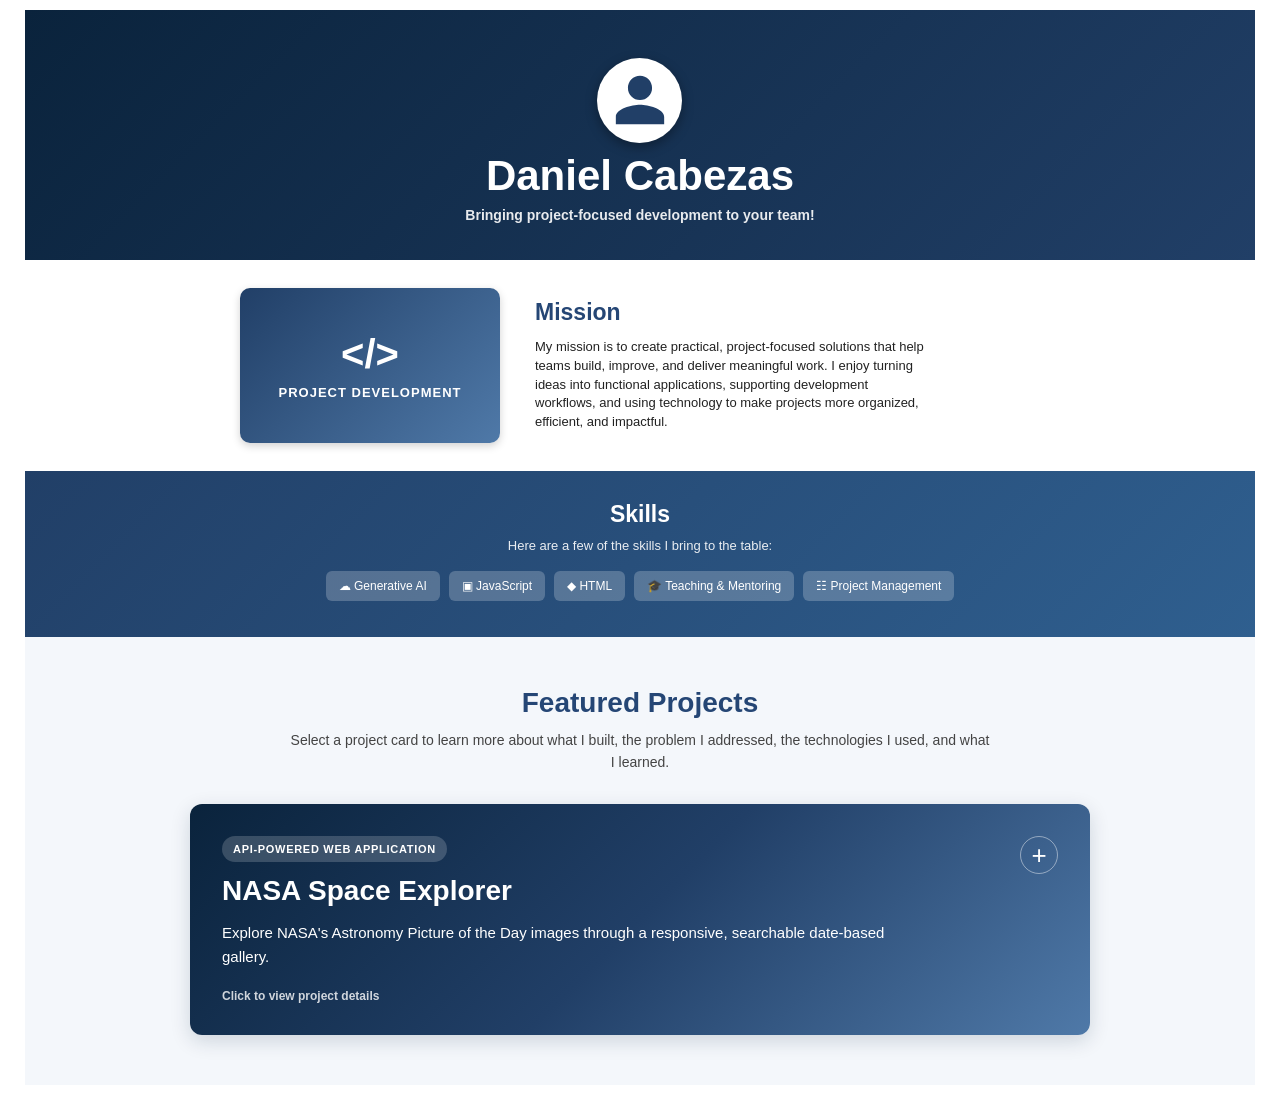
<file: index.html>
<!DOCTYPE html>
<html lang="en">

<head>
  <meta charset="UTF-8" />
  <meta name="viewport" content="width=device-width, initial-scale=1.0" />

  <meta
    name="description"
    content="Daniel Cabezas portfolio showcasing project-focused development, technical skills, and software projects."
  />

  <title>Daniel Cabezas Portfolio</title>

  <link rel="stylesheet" href="CSS/styles.css" />
</head>

<body>
  <main class="page">

    <!-- =====================================================
         Hero Section
    ====================================================== -->

    <section class="hero">
      <div class="hero-content">
        <div class="profile-img" aria-label="Profile silhouette">
          <svg viewBox="0 0 24 24" aria-hidden="true">
            <path
              d="M12 12c2.76 0 5-2.24 5-5s-2.24-5-5-5-5 2.24-5 5
              2.24 5 5 5zm0 2c-3.33 0-10 1.67-10 5v3h20v-3
              c0-3.33-6.67-5-10-5z"
            />
          </svg>
        </div>

        <h1>Daniel Cabezas</h1>

        <p>Bringing project-focused development to your team!</p>
      </div>
    </section>


    <!-- =====================================================
         Mission Section
    ====================================================== -->

    <section class="mission">
      <div class="mission-graphic">
        <div class="mission-graphic-content">
          <div class="mission-graphic-icon">&lt;/&gt;</div>

          <div class="mission-graphic-text">
            PROJECT DEVELOPMENT
          </div>
        </div>
      </div>

      <div class="mission-text">
        <h2>Mission</h2>

        <p>
          My mission is to create practical, project-focused solutions that
          help teams build, improve, and deliver meaningful work. I enjoy
          turning ideas into functional applications, supporting development
          workflows, and using technology to make projects more organized,
          efficient, and impactful.
        </p>
      </div>
    </section>


    <!-- =====================================================
         Skills Section
    ====================================================== -->

    <section class="skills">
      <h2>Skills</h2>

      <p>Here are a few of the skills I bring to the table:</p>

      <div class="skill-list" id="skillList"></div>
    </section>


    <!-- =====================================================
         Featured Projects Section
    ====================================================== -->

    <section class="projects">
      <h2>Featured Projects</h2>

      <p class="projects-intro">
        Select a project card to learn more about what I built, the problem I
        addressed, the technologies I used, and what I learned.
      </p>

      <div class="project-list-container">

        <!-- NASA Space Explorer Project Card -->
        <article
          class="portfolio-project-card"
          id="nasaProjectCard"
          tabindex="0"
          role="button"
          aria-expanded="false"
          aria-controls="nasaProjectDetails"
        >
          <!-- Information visible before expanding -->
          <div class="project-summary">
            <div class="project-heading">
              <div>
                <span class="project-type">
                  API-POWERED WEB APPLICATION
                </span>

                <h3>NASA Space Explorer</h3>
              </div>

              <span class="expand-icon" aria-hidden="true">+</span>
            </div>

            <p class="project-hook">
              Explore NASA's Astronomy Picture of the Day images through a
              responsive, searchable date-based gallery.
            </p>

            <p class="expand-instruction">
              Click to view project details
            </p>
          </div>


          <!-- Information revealed after expanding -->
          <div
            class="project-details"
            id="nasaProjectDetails"
            aria-hidden="true"
          >
            <div class="project-detail-section">
              <h4>Project Name</h4>

              <p>NASA Space Explorer</p>
            </div>

            <div class="project-detail-section">
              <h4>One-Line Hook</h4>

              <p>
                Explore NASA's Astronomy Picture of the Day images through a
                responsive, searchable date-based gallery.
              </p>
            </div>

            <div class="project-detail-section">
              <h4>The Problem</h4>

              <p>
                NASA provides years of astronomy images and educational
                information, but users need a simple way to explore content
                from specific dates. This project gives students, space
                enthusiasts, and curious users an accessible way to search
                NASA's Astronomy Picture of the Day collection.
              </p>
            </div>

            <div class="project-detail-section">
              <h4>What I Built</h4>

              <p>
                I built a responsive web application that connects to NASA's
                Astronomy Picture of the Day API. Users can select a date
                range, retrieve NASA images and information, and explore the
                results through a dynamically generated gallery.
              </p>
            </div>

            <div class="project-detail-section">
              <h4>Tech Stack</h4>

              <div class="project-technologies">
                <span>HTML5</span>
                <span>CSS3</span>
                <span>JavaScript</span>
                <span>NASA APOD API</span>
                <span>Fetch API</span>
                <span>JSON</span>
              </div>
            </div>

            <div class="project-detail-section">
              <h4>Key Features</h4>

              <ol class="feature-list">
                <li>
                  Retrieves NASA images, titles, dates, and descriptions from
                  a selected date range.
                </li>

                <li>
                  Prevents future-date searches and automatically corrects
                  invalid date selections.
                </li>

                <li>
                  Displays results in a responsive gallery with loading and
                  error feedback.
                </li>
              </ol>
            </div>

            <div class="project-detail-section">
              <h4>What I Learned</h4>

              <p>
                <strong>Technical skill:</strong> I improved my ability to
                retrieve API data asynchronously, process JSON responses, and
                dynamically update a webpage.
              </p>

              <p>
                <strong>Non-technical skill:</strong> I learned to anticipate
                common user mistakes and design clearer feedback that makes an
                application easier to understand.
              </p>
            </div>

            <div class="project-detail-section">
              <h4>Live Link / Repo</h4>

              <div class="project-actions">
                <a
                  class="project-button"
                  href="https://dannyheads.github.io/07-nasa-space-explorer/"
                  target="_blank"
                  rel="noopener noreferrer"
                >
                  View Live Project
                </a>

                <a
                  class="project-button secondary"
                  href="https://github.com/DannyHeads/07-nasa-space-explorer"
                  target="_blank"
                  rel="noopener noreferrer"
                >
                  View Repository
                </a>
              </div>
            </div>
          </div>
        </article>

      </div>
    </section>

  </main>

  <script src="JS/script.js"></script>
</body>

</html>
</file>
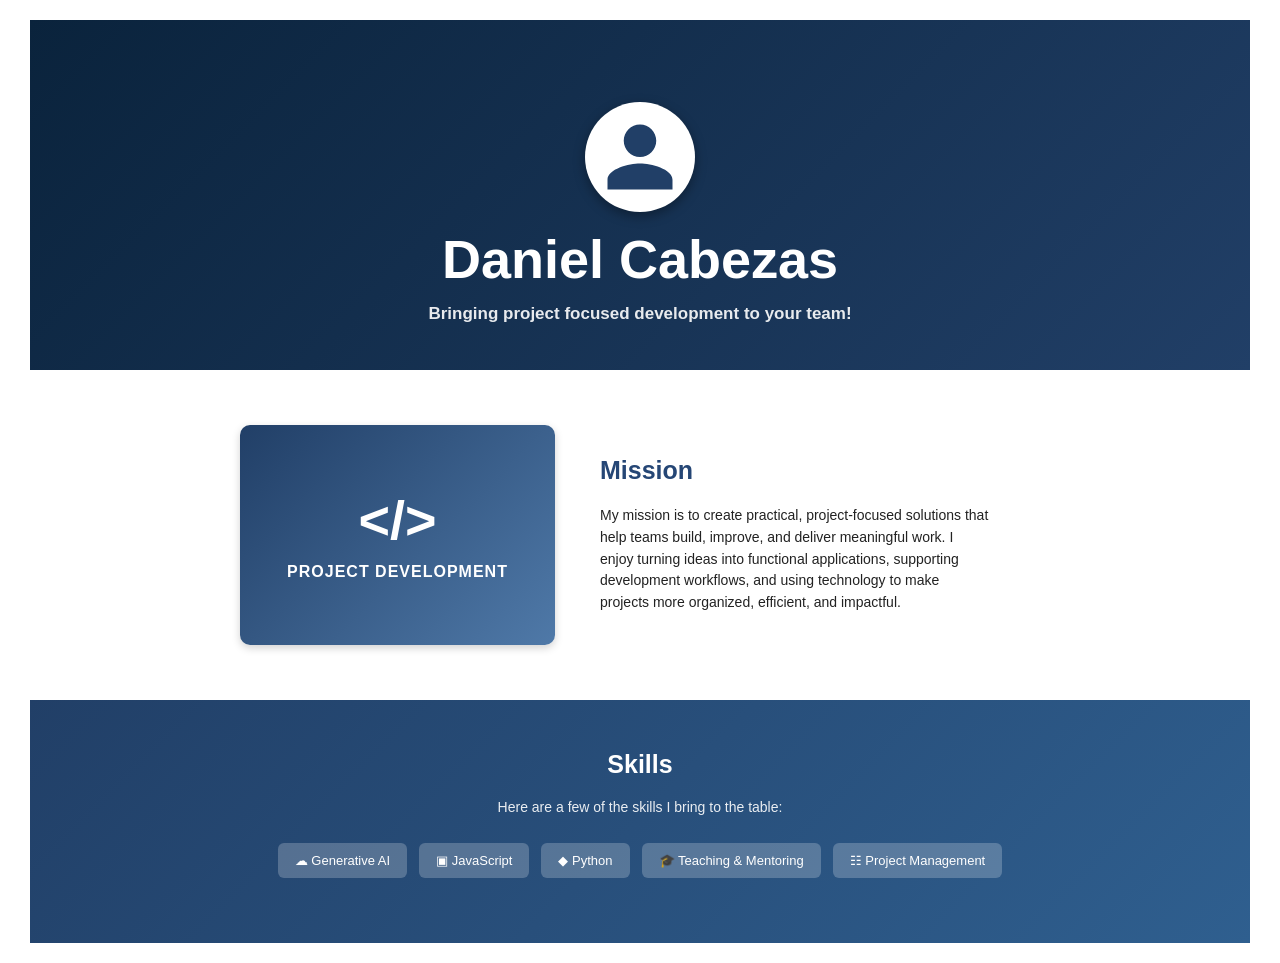
<file: Portfolio.html>
<!DOCTYPE html>
<html lang="en">

<head>
  <meta charset="UTF-8" />
  <meta name="viewport" content="width=device-width, initial-scale=1.0" />
  <title>Daniel Cabezas Profile</title>

  <style>
    * {
      box-sizing: border-box;
      margin: 0;
      padding: 0;
    }

    body {
      font-family: Arial, Helvetica, sans-serif;
      background: white;
      color: #222;
    }

    .page {
      max-width: 1400px;
      margin: 20px auto;
      padding: 0 30px;
    }

    .hero {
      height: 350px;
      background: linear-gradient(135deg, #0a233c, #213f67, #4f79a8);
      background-size: 200% 200%;
      display: flex;
      align-items: center;
      justify-content: center;
      text-align: center;
      color: white;
    }

    .hero-content {
      margin-top: 35px;
    }

    .profile-img {
      width: 110px;
      height: 110px;
      border-radius: 50%;
      border: 4px solid rgba(255, 255, 255, 0.35);
      background: white;
      margin: 0 auto 20px;
      box-shadow: 0 4px 12px rgba(0, 0, 0, 0.35);
      display: flex;
      align-items: center;
      justify-content: center;
      overflow: hidden;
    }

    .profile-img svg {
      width: 78px;
      height: 78px;
      fill: #213f67;
    }

    .hero h1 {
      font-size: 54px;
      line-height: 1;
      margin-bottom: 18px;
      font-weight: 700;
    }

    .hero p {
      font-size: 17px;
      font-weight: bold;
      opacity: 0.9;
    }

    .mission {
      max-width: 800px;
      margin: 55px auto;
      display: flex;
      align-items: center;
      gap: 45px;
    }

    .mission-graphic {
      width: 315px;
      height: 220px;
      border-radius: 10px;
      background: linear-gradient(135deg, #213f67, #4f79a8);
      box-shadow: 0 3px 8px rgba(0, 0, 0, 0.18);
      display: flex;
      align-items: center;
      justify-content: center;
      color: white;
      flex-shrink: 0;
    }

    .mission-graphic-content {
      text-align: center;
    }

    .mission-graphic-icon {
      font-size: 54px;
      font-weight: bold;
      margin-bottom: 12px;
    }

    .mission-graphic-text {
      font-size: 16px;
      font-weight: bold;
      letter-spacing: 1px;
    }

    .mission-text {
      flex: 1;
    }

    .mission-text h2 {
      color: #254675;
      font-size: 25px;
      margin-bottom: 20px;
    }

    .mission-text p {
      font-size: 14px;
      line-height: 1.55;
      max-width: 390px;
    }

    .skills {
      background: linear-gradient(135deg, #213f67, #2f5f8f);
      color: white;
      text-align: center;
      padding: 50px 20px 65px;
    }

    .skills h2 {
      font-size: 25px;
      margin-bottom: 20px;
    }

    .skills p {
      font-size: 14px;
      margin-bottom: 28px;
      opacity: 0.9;
    }

    .skill-list {
      display: flex;
      justify-content: center;
      flex-wrap: wrap;
      gap: 12px;
    }

    .skill {
      background: rgba(255, 255, 255, 0.22);
      color: white;
      border: none;
      border-radius: 6px;
      padding: 10px 17px;
      font-size: 13px;
      cursor: default;
      transition: transform 0.2s ease, background 0.2s ease;
    }

    .skill:hover {
      transform: translateY(-3px);
      background: rgba(255, 255, 255, 0.32);
    }

    @media (max-width: 800px) {
      .hero {
        height: 300px;
      }

      .hero h1 {
        font-size: 38px;
      }

      .mission {
        flex-direction: column;
        text-align: center;
      }

      .mission-text p {
        max-width: 100%;
      }

      .mission-graphic {
        width: 100%;
        max-width: 360px;
      }
    }
  </style>
</head>

<body>
  <main class="page">
    <section class="hero">
      <div class="hero-content">
        <div class="profile-img" aria-label="Profile silhouette">
          <svg viewBox="0 0 24 24" aria-hidden="true">
            <path
              d="M12 12c2.76 0 5-2.24 5-5s-2.24-5-5-5-5 2.24-5 5 2.24 5 5 5zm0 2c-3.33 0-10 1.67-10 5v3h20v-3c0-3.33-6.67-5-10-5z" />
          </svg>
        </div>

        <h1>Daniel Cabezas</h1>
        <p>Bringing project focused development to your team!</p>
      </div>
    </section>

    <section class="mission">
      <div class="mission-graphic">
        <div class="mission-graphic-content">
          <div class="mission-graphic-icon">&lt;/&gt;</div>
          <div class="mission-graphic-text">PROJECT DEVELOPMENT</div>
        </div>
      </div>

      <div class="mission-text">
        <h2>Mission</h2>
        <p>
          My mission is to create practical, project-focused solutions that help teams
          build, improve, and deliver meaningful work. I enjoy turning ideas into
          functional applications, supporting development workflows, and using technology
          to make projects more organized, efficient, and impactful.
        </p>
      </div>
    </section>

    <section class="skills">
      <h2>Skills</h2>
      <p>Here are a few of the skills I bring to the table:</p>

      <div class="skill-list" id="skillList"></div>
    </section>
  </main>

  <script>
    const skills = [
      "☁ Generative AI",
      "▣ JavaScript",
      "◆ Python",
      "🎓 Teaching & Mentoring",
      "☷ Project Management"
    ];

    const skillList = document.getElementById("skillList");

    skills.forEach(skill => {
      const button = document.createElement("button");
      button.className = "skill";
      button.textContent = skill;
      skillList.appendChild(button);
    });
  </script>
</body>

</html>
</file>
<file: CSS/styles.css>
/* =====================================================
   Global Styles
===================================================== */

* {
  box-sizing: border-box;
  margin: 0;
  padding: 0;
}

html {
  scroll-behavior: smooth;
}

body {
  font-family: Arial, Helvetica, sans-serif;
  background-color: white;
  color: #222;
}

button,
a {
  font-family: inherit;
}


/* =====================================================
   Page Container
===================================================== */

.page {
  width: 100%;
  max-width: 1400px;
  margin: 10px auto;
  padding: 0 25px;
}


/* =====================================================
   Hero Section
===================================================== */

.hero {
  min-height: 250px;
  background: linear-gradient(
    135deg,
    #0a233c,
    #213f67,
    #4f79a8
  );
  background-size: 200% 200%;
  display: flex;
  align-items: center;
  justify-content: center;
  color: white;
  text-align: center;
}

.hero-content {
  margin-top: 10px;
}

.profile-img {
  width: 85px;
  height: 85px;
  margin: 0 auto 12px;
  border: 4px solid rgba(255, 255, 255, 0.35);
  border-radius: 50%;
  background-color: white;
  box-shadow: 0 4px 12px rgba(0, 0, 0, 0.35);
  display: flex;
  align-items: center;
  justify-content: center;
  overflow: hidden;
}

.profile-img svg {
  width: 58px;
  height: 58px;
  fill: #213f67;
}

.hero h1 {
  margin-bottom: 10px;
  font-size: 42px;
  font-weight: 700;
  line-height: 1;
}

.hero p {
  font-size: 14px;
  font-weight: bold;
  opacity: 0.9;
}


/* =====================================================
   Mission Section
===================================================== */

.mission {
  width: 100%;
  max-width: 800px;
  margin: 28px auto;
  display: flex;
  align-items: center;
  gap: 35px;
}

.mission-graphic {
  width: 260px;
  height: 155px;
  border-radius: 10px;
  background: linear-gradient(
    135deg,
    #213f67,
    #4f79a8
  );
  box-shadow: 0 3px 8px rgba(0, 0, 0, 0.18);
  color: white;
  display: flex;
  align-items: center;
  justify-content: center;
  flex-shrink: 0;
}

.mission-graphic-content {
  text-align: center;
}

.mission-graphic-icon {
  margin-bottom: 8px;
  font-size: 40px;
  font-weight: bold;
}

.mission-graphic-text {
  font-size: 13px;
  font-weight: bold;
  letter-spacing: 1px;
}

.mission-text {
  flex: 1;
}

.mission-text h2 {
  margin-bottom: 12px;
  color: #254675;
  font-size: 23px;
}

.mission-text p {
  max-width: 390px;
  font-size: 13px;
  line-height: 1.45;
}


/* =====================================================
   Skills Section
===================================================== */

.skills {
  padding: 30px 20px 36px;
  background: linear-gradient(
    135deg,
    #213f67,
    #2f5f8f
  );
  color: white;
  text-align: center;
}

.skills h2 {
  margin-bottom: 10px;
  font-size: 23px;
}

.skills p {
  margin-bottom: 18px;
  font-size: 13px;
  opacity: 0.9;
}

.skill-list {
  display: flex;
  justify-content: center;
  flex-wrap: wrap;
  gap: 9px;
}

.skill {
  padding: 8px 13px;
  border: none;
  border-radius: 6px;
  background-color: rgba(255, 255, 255, 0.22);
  color: white;
  font-size: 12px;
  cursor: default;
  transition:
    transform 0.2s ease,
    background-color 0.2s ease;
}

.skill:hover {
  transform: translateY(-3px);
  background-color: rgba(255, 255, 255, 0.32);
}


/* =====================================================
   Featured Projects Section
===================================================== */

.projects {
  padding: 50px 30px;
  background-color: #f4f7fb;
  text-align: center;
}

.projects h2 {
  margin-bottom: 10px;
  color: #254675;
  font-size: 28px;
}

.projects-intro {
  max-width: 700px;
  margin: 0 auto 30px;
  color: #444;
  font-size: 14px;
  line-height: 1.6;
}

.project-list-container {
  width: 100%;
  max-width: 900px;
  margin: 0 auto;
}


/* =====================================================
   Expandable Project Card
===================================================== */

.portfolio-project-card {
  border-radius: 12px;
  background-color: white;
  box-shadow: 0 6px 20px rgba(10, 35, 60, 0.16);
  text-align: left;
  overflow: hidden;
  cursor: pointer;
  transition:
    transform 0.25s ease,
    box-shadow 0.25s ease;
}

.portfolio-project-card:hover {
  transform: translateY(-4px);
  box-shadow: 0 10px 26px rgba(10, 35, 60, 0.22);
}

.portfolio-project-card:focus-visible {
  outline: 4px solid rgba(79, 121, 168, 0.5);
  outline-offset: 4px;
}

.project-summary {
  padding: 32px;
  background: linear-gradient(
    135deg,
    #0a233c,
    #213f67,
    #4f79a8
  );
  color: white;
}

.project-heading {
  display: flex;
  align-items: flex-start;
  justify-content: space-between;
  gap: 20px;
}

.project-type {
  display: inline-block;
  margin-bottom: 13px;
  padding: 7px 11px;
  border-radius: 20px;
  background-color: rgba(255, 255, 255, 0.18);
  font-size: 11px;
  font-weight: bold;
  letter-spacing: 0.7px;
}

.portfolio-project-card h3 {
  margin-bottom: 14px;
  font-size: 28px;
}

.project-hook {
  max-width: 700px;
  font-size: 15px;
  line-height: 1.6;
}

.expand-instruction {
  margin-top: 20px;
  font-size: 12px;
  font-weight: bold;
  opacity: 0.8;
}

.expand-icon {
  width: 38px;
  height: 38px;
  border: 1px solid rgba(255, 255, 255, 0.45);
  border-radius: 50%;
  display: flex;
  align-items: center;
  justify-content: center;
  flex-shrink: 0;
  font-size: 26px;
  line-height: 1;
  transition:
    transform 0.3s ease,
    background-color 0.2s ease;
}

.portfolio-project-card:hover .expand-icon {
  background-color: rgba(255, 255, 255, 0.14);
}

.portfolio-project-card.expanded .expand-icon {
  transform: rotate(45deg);
}


/* =====================================================
   Expanded Project Details
===================================================== */

.project-details {
  max-height: 0;
  padding: 0 32px;
  opacity: 0;
  overflow: hidden;
  visibility: hidden;
  transition:
    max-height 0.6s ease,
    padding 0.4s ease,
    opacity 0.35s ease,
    visibility 0.35s ease;
}

.portfolio-project-card.expanded .project-details {
  max-height: 2500px;
  padding: 32px;
  opacity: 1;
  visibility: visible;
}

.project-detail-section {
  padding-bottom: 24px;
  margin-bottom: 24px;
  border-bottom: 1px solid #dce4ed;
}

.project-detail-section:last-child {
  padding-bottom: 0;
  margin-bottom: 0;
  border-bottom: none;
}

.project-detail-section h4 {
  margin-bottom: 9px;
  color: #254675;
  font-size: 18px;
}

.project-detail-section p {
  margin-bottom: 10px;
  color: #333;
  font-size: 14px;
  line-height: 1.65;
}

.project-detail-section p:last-child {
  margin-bottom: 0;
}


/* =====================================================
   Technologies and Features
===================================================== */

.project-technologies {
  display: flex;
  flex-wrap: wrap;
  gap: 8px;
}

.project-technologies span {
  padding: 8px 12px;
  border-radius: 6px;
  background-color: #e6eef7;
  color: #254675;
  font-size: 12px;
  font-weight: bold;
}

.feature-list {
  padding-left: 24px;
}

.feature-list li {
  margin-bottom: 10px;
  padding-left: 4px;
  font-size: 14px;
  line-height: 1.6;
}


/* =====================================================
   Project Links
===================================================== */

.project-actions {
  display: flex;
  flex-wrap: wrap;
  gap: 12px;
}

.project-button {
  display: inline-block;
  padding: 11px 18px;
  border-radius: 6px;
  background-color: #254675;
  color: white;
  text-decoration: none;
  text-align: center;
  font-size: 13px;
  font-weight: bold;
  transition:
    transform 0.2s ease,
    background-color 0.2s ease;
}

.project-button:hover {
  transform: translateY(-2px);
  background-color: #3b6594;
}

.project-button.secondary {
  border: 2px solid #254675;
  background-color: transparent;
  color: #254675;
}

.project-button.secondary:hover {
  background-color: #e6eef7;
}


/* =====================================================
   Responsive Design
===================================================== */

@media (max-width: 800px) {
  .page {
    margin: 0 auto;
    padding: 0;
  }

  .hero {
    min-height: 260px;
    padding: 30px 20px;
  }

  .hero h1 {
    font-size: 36px;
  }

  .mission {
    padding: 0 20px;
    flex-direction: column;
    text-align: center;
  }

  .mission-text p {
    max-width: 100%;
  }

  .mission-graphic {
    width: 100%;
    max-width: 360px;
  }

  .projects {
    padding: 45px 20px;
  }

  .project-summary {
    padding: 26px;
  }

  .portfolio-project-card.expanded .project-details {
    padding: 26px;
  }
}

@media (max-width: 480px) {
  .hero h1 {
    font-size: 31px;
  }

  .hero p {
    font-size: 13px;
  }

  .profile-img {
    width: 78px;
    height: 78px;
  }

  .profile-img svg {
    width: 52px;
    height: 52px;
  }

  .mission {
    gap: 24px;
  }

  .skills {
    padding: 28px 15px 32px;
  }

  .projects {
    padding: 40px 15px;
  }

  .project-summary {
    padding: 22px;
  }

  .portfolio-project-card.expanded .project-details {
    padding: 22px;
  }

  .portfolio-project-card h3 {
    font-size: 24px;
  }

  .expand-icon {
    width: 34px;
    height: 34px;
    font-size: 23px;
  }

  .project-actions {
    flex-direction: column;
  }

  .project-button {
    width: 100%;
  }
}


/* =====================================================
   Print Styles
===================================================== */

@page {
  size: letter;
  margin: 0.3in;
}

@media print {
  * {
    -webkit-print-color-adjust: exact;
    print-color-adjust: exact;
  }

  .page {
    max-width: none;
    margin: 0;
    padding: 0;
  }

  .hero {
    min-height: 230px;
    color: white !important;
  }

  .mission {
    margin: 22px auto;
  }

  .skills {
    padding: 26px 20px 30px;
    color: white !important;
  }

  .portfolio-project-card {
    break-inside: avoid;
    cursor: default;
  }

  .project-details {
    max-height: none;
    padding: 32px;
    opacity: 1;
    visibility: visible;
  }

  .expand-icon,
  .expand-instruction {
    display: none;
  }
}
</file>
